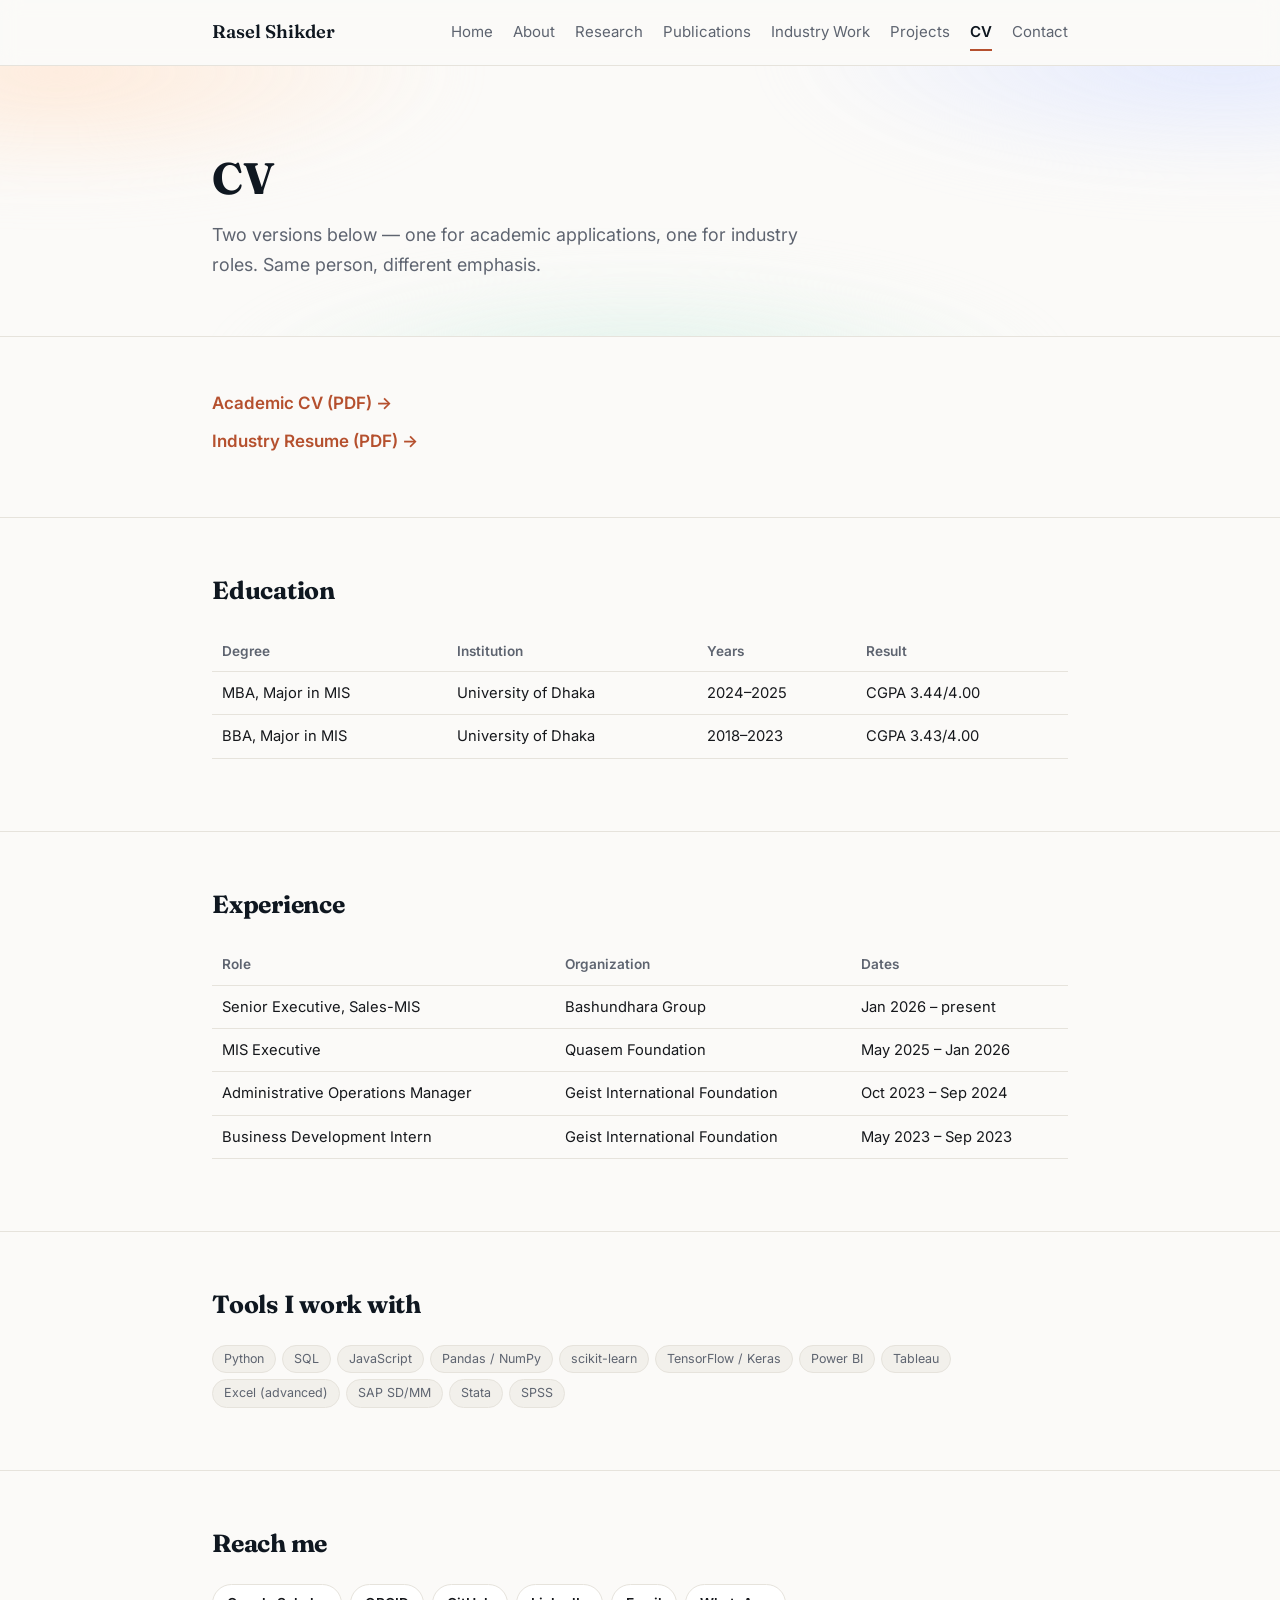
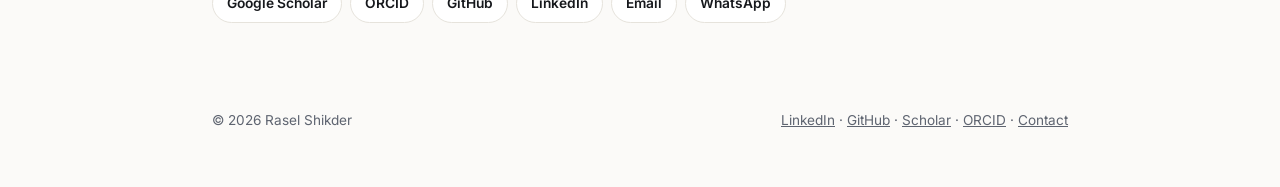
<file: cv.html>
<!DOCTYPE html>
<html lang="en">
<head>
<meta charset="UTF-8">
<meta name="viewport" content="width=device-width, initial-scale=1.0">
<title>CV — Rasel Shikder</title>
<meta name="description" content="Academic CV and industry resume downloads for Rasel Shikder, plus the short version of education, experience, and tools.">
<link rel="preconnect" href="https://fonts.googleapis.com">
<link rel="preconnect" href="https://fonts.gstatic.com" crossorigin>
<link href="https://fonts.googleapis.com/css2?family=Fraunces:opsz,wght@9..144,400;9..144,500;9..144,600;9..144,700&family=Inter:wght@400;500;600;700&display=swap" rel="stylesheet">
<link rel="stylesheet" href="assets/css/style.css">
</head>
<body>

<header class="site">
  <div class="wrap">
    <a class="brand" href="index.html">Rasel Shikder</a>
    <nav class="main">
      <a href="index.html">Home</a>
      <a href="about.html">About</a>
      <a href="research.html">Research</a>
      <a href="publications.html">Publications</a>
      <a href="work.html">Industry Work</a>
      <a href="projects.html">Projects</a>
      <a href="cv.html" aria-current="page">CV</a>
      <a href="contact.html">Contact</a>
    </nav>
  </div>
</header>

<section class="hero">
  <div class="wrap" data-reveal>
    <h1>CV</h1>
    <p class="role">Two versions below — one for academic applications, one for industry roles. Same person, different emphasis.</p>
  </div>
</section>

<section class="block">
  <div class="wrap" data-reveal>
    <ul class="link-list">
      <li><a href="assets/pdf/rasel-shikder-academic-cv.pdf">Academic CV (PDF) →</a></li>
      <li><a href="assets/pdf/rasel-shikder-industry-resume.pdf">Industry Resume (PDF) →</a></li>
    </ul>
  </div>
</section>

<section class="block">
  <div class="wrap" data-reveal>
    <h2>Education</h2>
    <table>
      <tr><th>Degree</th><th>Institution</th><th>Years</th><th>Result</th></tr>
      <tr><td>MBA, Major in MIS</td><td>University of Dhaka</td><td>2024–2025</td><td>CGPA 3.44/4.00</td></tr>
      <tr><td>BBA, Major in MIS</td><td>University of Dhaka</td><td>2018–2023</td><td>CGPA 3.43/4.00</td></tr>
    </table>
  </div>
</section>

<section class="block">
  <div class="wrap" data-reveal>
    <h2>Experience</h2>
    <table>
      <tr><th>Role</th><th>Organization</th><th>Dates</th></tr>
      <tr><td>Senior Executive, Sales-MIS</td><td>Bashundhara Group</td><td>Jan 2026 – present</td></tr>
      <tr><td>MIS Executive</td><td>Quasem Foundation</td><td>May 2025 – Jan 2026</td></tr>
      <tr><td>Administrative Operations Manager</td><td>Geist International Foundation</td><td>Oct 2023 – Sep 2024</td></tr>
      <tr><td>Business Development Intern</td><td>Geist International Foundation</td><td>May 2023 – Sep 2023</td></tr>
    </table>
  </div>
</section>

<section class="block">
  <div class="wrap" data-reveal>
    <h2>Tools I work with</h2>
    <div class="tag-row">
      <span class="tag">Python</span><span class="tag">SQL</span><span class="tag">JavaScript</span>
      <span class="tag">Pandas / NumPy</span><span class="tag">scikit-learn</span><span class="tag">TensorFlow / Keras</span>
      <span class="tag">Power BI</span><span class="tag">Tableau</span><span class="tag">Excel (advanced)</span>
      <span class="tag">SAP SD/MM</span><span class="tag">Stata</span><span class="tag">SPSS</span>
    </div>
  </div>
</section>

<section class="block">
  <div class="wrap" data-reveal>
    <h2>Reach me</h2>
    <div class="profile-links">
      <a href="https://scholar.google.com/citations?user=NVeGccAAAAAJ&hl=en" target="_blank" rel="noopener">Google Scholar</a>
      <a href="https://orcid.org/0009-0007-2475-4201" target="_blank" rel="noopener">ORCID</a>
      <a href="https://github.com/shikderrasel17" target="_blank" rel="noopener">GitHub</a>
      <a href="https://www.linkedin.com/in/rasel-shikder/" target="_blank" rel="noopener">LinkedIn</a>
      <a href="mailto:raselshikderrifat17@gmail.com">Email</a>
      <a href="https://wa.me/8801792095778" target="_blank" rel="noopener">WhatsApp</a>
    </div>
  </div>
</section>

<footer class="site">
  <div class="wrap">
    <span>© 2026 Rasel Shikder</span>
    <span>
      <a href="https://www.linkedin.com/in/rasel-shikder" target="_blank" rel="noopener">LinkedIn</a> ·
      <a href="https://github.com/shikderrasel17" target="_blank" rel="noopener">GitHub</a> ·
      <a href="https://scholar.google.com/citations?user=NVeGccAAAAAJ&hl=en" target="_blank" rel="noopener">Scholar</a> ·
      <a href="https://orcid.org/0009-0007-2475-4201" target="_blank" rel="noopener">ORCID</a> ·
      <a href="contact.html">Contact</a>
    </span>
  </div>
</footer>

<script src="assets/js/site.js"></script>
</body>
</html>
</file>
<file: assets/css/style.css>
/* Rasel Shikder, portfolio site v2
   Fraunces (display serif) + Inter (body). Mesh-gradient hero, glass cards,
   scroll-reveal motion. No frameworks, no build step. */

:root {
  --bg: #fbfaf8;
  --bg-alt: #f2f0eb;
  --surface: #ffffff;
  --text: #16181c;
  --text-muted: #5e6470;
  --border: #e6e3dc;
  --accent: #b5502e;
  --accent-soft: #f2e3da;
  --ink: #0f1720;
  --gradient-1: #ffe8d6;
  --gradient-2: #e0e7ff;
  --gradient-3: #d7f0e6;
  --radius: 14px;
  --radius-sm: 9px;
  --max-width: 900px;
  --shadow: 0 1px 2px rgba(15,23,32,0.04), 0 8px 24px rgba(15,23,32,0.06);
  --shadow-hover: 0 4px 8px rgba(15,23,32,0.06), 0 16px 36px rgba(15,23,32,0.10);
  color-scheme: light dark;
}

@media (prefers-color-scheme: dark) {
  :root:not([data-theme="light"]) {
    --bg: #0f1115;
    --bg-alt: #15171c;
    --surface: #1a1d23;
    --text: #edeef0;
    --text-muted: #9aa0ab;
    --border: #2a2d34;
    --accent: #e2a37e;
    --accent-soft: #2a2016;
    --ink: #f5f6f7;
    --gradient-1: #2b2118;
    --gradient-2: #1a2033;
    --gradient-3: #16261f;
    --shadow: 0 1px 2px rgba(0,0,0,0.3), 0 8px 24px rgba(0,0,0,0.4);
    --shadow-hover: 0 4px 12px rgba(0,0,0,0.35), 0 20px 40px rgba(0,0,0,0.5);
  }
}
:root[data-theme="dark"] {
  --bg: #0f1115; --bg-alt: #15171c; --surface: #1a1d23; --text: #edeef0;
  --text-muted: #9aa0ab; --border: #2a2d34; --accent: #e2a37e; --accent-soft: #2a2016;
  --ink: #f5f6f7; --gradient-1: #2b2118; --gradient-2: #1a2033; --gradient-3: #16261f;
  --shadow: 0 1px 2px rgba(0,0,0,0.3), 0 8px 24px rgba(0,0,0,0.4);
  --shadow-hover: 0 4px 12px rgba(0,0,0,0.35), 0 20px 40px rgba(0,0,0,0.5);
}

* { box-sizing: border-box; }
html { -webkit-text-size-adjust: 100%; scroll-behavior: smooth; }

@media (prefers-reduced-motion: reduce) {
  html { scroll-behavior: auto; }
  * { animation-duration: 0.01ms !important; animation-iteration-count: 1 !important; transition-duration: 0.01ms !important; }
}

body {
  margin: 0;
  background: var(--bg);
  color: var(--text);
  font-family: "Inter", -apple-system, BlinkMacSystemFont, "Segoe UI", Roboto, Helvetica, Arial, sans-serif;
  line-height: 1.65;
  font-size: 17px;
  -webkit-font-smoothing: antialiased;
}

h1, h2, h3, .display {
  font-family: "Fraunces", Georgia, "Times New Roman", serif;
  font-optical-sizing: auto;
  letter-spacing: -0.01em;
  color: var(--ink);
}

.wrap { max-width: var(--max-width); margin: 0 auto; padding: 0 22px; }

/* Header / nav */
header.site {
  position: sticky;
  top: 0;
  z-index: 50;
  background: color-mix(in srgb, var(--bg) 82%, transparent);
  backdrop-filter: blur(10px);
  -webkit-backdrop-filter: blur(10px);
  border-bottom: 1px solid var(--border);
  padding: 16px 0;
}
header.site .wrap { display: flex; align-items: center; justify-content: space-between; flex-wrap: wrap; gap: 10px; }
.brand { font-family: "Fraunces", serif; font-weight: 600; font-size: 1.15rem; color: var(--ink); text-decoration: none; }
nav.main { display: flex; flex-wrap: wrap; gap: 6px 20px; }
nav.main a { position: relative; color: var(--text-muted); text-decoration: none; font-size: 0.94rem; padding: 4px 0; transition: color .2s ease; }
nav.main a::after {
  content: ""; position: absolute; left: 0; right: 100%; bottom: -2px; height: 2px;
  background: var(--accent); transition: right .25s ease;
}
nav.main a:hover { color: var(--ink); }
nav.main a:hover::after, nav.main a[aria-current="page"]::after { right: 0; }
nav.main a[aria-current="page"] { color: var(--ink); font-weight: 600; }

/* Highlighted nav item (Research, open for collaboration).
   Fixed color on purpose, not tied to --accent, so it always contrasts
   cleanly with the white text, and it never changes even on the research
   page itself. */
nav.main a.nav-highlight,
nav.main a.nav-highlight[aria-current="page"] {
  background: #1d6fd6;
  color: #fff;
  padding: 5px 14px;
  border-radius: 999px;
  font-weight: 700;
  font-size: 0.86rem;
  box-shadow: var(--shadow);
}
nav.main a.nav-highlight::after { display: none; }
nav.main a.nav-highlight:hover,
nav.main a.nav-highlight[aria-current="page"]:hover { background: #1558ab; color: #fff; transform: translateY(-1px); }

/* Top-corner icon row: social links repeated as small icons on every page */
.header-icons { display: flex; align-items: center; gap: 12px; }
.header-icons a { display: inline-flex; line-height: 0; }
.header-icons img, .header-icons svg { width: 17px; height: 17px; opacity: 0.72; transition: opacity .18s ease, transform .18s ease; display: block; }
.header-icons .msym { font-size: 19px; color: #9aa0ab; opacity: 0.85; transition: opacity .18s ease, transform .18s ease; }
.header-icons a:hover img, .header-icons a:hover svg, .header-icons a:hover .msym { opacity: 1; transform: translateY(-1px); }

/* Hero */
.hero {
  position: relative;
  overflow: hidden;
  padding: 76px 0 56px;
  border-bottom: 1px solid var(--border);
  isolation: isolate;
}
.hero::before {
  content: "";
  position: absolute;
  inset: -20% -10%;
  z-index: -1;
  background:
    radial-gradient(38% 45% at 12% 15%, var(--gradient-1) 0%, transparent 70%),
    radial-gradient(42% 50% at 88% 10%, var(--gradient-2) 0%, transparent 70%),
    radial-gradient(40% 45% at 50% 100%, var(--gradient-3) 0%, transparent 70%);
  filter: blur(30px);
  opacity: 0.9;
  animation: drift 22s ease-in-out infinite alternate;
}
@keyframes drift {
  0%   { transform: translate3d(0,0,0) scale(1); }
  100% { transform: translate3d(-2%, 1.5%, 0) scale(1.05); }
}

.hero-top { display: flex; align-items: center; gap: 22px; flex-wrap: wrap; }

.avatar {
  width: 92px; height: 92px; border-radius: 50%;
  flex: none;
  background: linear-gradient(135deg, var(--accent), var(--ink));
  display: flex; align-items: center; justify-content: center;
  color: #fff; font-family: "Fraunces", serif; font-size: 1.7rem; font-weight: 600;
  box-shadow: var(--shadow);
  border: 3px solid var(--surface);
  overflow: hidden;
}
.avatar img { width: 100%; height: 100%; object-fit: cover; display: block; }

/* Big hero portrait (Home) */
.hero-split {
  display: flex;
  flex-direction: column-reverse;
  gap: 28px;
  align-items: center;
}
@media (min-width: 760px) {
  .hero-split { flex-direction: row; align-items: flex-start; gap: 44px; }
  .hero-split .hero-text { flex: 1; min-width: 0; padding-top: 6px; }
}
.hero-photo {
  flex: none;
  width: 220px;
  border-radius: var(--radius);
  overflow: hidden;
  box-shadow: var(--shadow-hover);
  border: 1px solid var(--border);
}
@media (min-width: 760px) { .hero-photo { width: 260px; } }
.hero-photo img { width: 100%; display: block; }

/* Profile / contact links row */
.profile-links {
  display: flex;
  flex-wrap: wrap;
  gap: 8px;
  margin-top: 18px;
}
.profile-links a {
  display: inline-flex; align-items: center; gap: 6px;
  padding: 7px 14px;
  border-radius: 999px;
  border: 1px solid var(--border);
  background: var(--surface);
  color: var(--text);
  text-decoration: none;
  font-size: 0.86rem;
  font-weight: 600;
  transition: transform .16s ease, border-color .16s ease, color .16s ease;
}
.profile-links a:hover { transform: translateY(-2px); border-color: var(--accent); color: var(--accent); }

.hero h1 { font-size: clamp(2.1rem, 4vw, 2.75rem); margin: 0 0 6px; }
.hero .role { color: var(--text-muted); font-size: 1.12rem; margin: 0; max-width: 56ch; }

.status-line {
  background: var(--surface);
  border: 1px solid var(--border);
  border-radius: var(--radius-sm);
  padding: 13px 18px;
  font-size: 0.95rem;
  color: var(--text);
  margin: 26px 0 0;
  box-shadow: var(--shadow);
}
.status-line strong { color: var(--accent); }

.hero p.lede { font-size: 1.05rem; margin: 22px 0 0; max-width: 62ch; }

.cta-row { display: flex; gap: 10px; flex-wrap: wrap; margin-top: 26px; }

.btn {
  display: inline-flex; align-items: center; gap: 6px;
  padding: 11px 20px; border-radius: 999px;
  text-decoration: none; font-size: 0.95rem; font-weight: 600;
  border: 1px solid var(--accent);
  transition: transform .18s ease, box-shadow .18s ease, background .18s ease;
}
.btn.primary { background: var(--accent); color: #fff; box-shadow: var(--shadow); }
.btn.primary:hover { transform: translateY(-2px); box-shadow: var(--shadow-hover); }
.btn.secondary { background: var(--surface); color: var(--ink); }
.btn.secondary:hover { transform: translateY(-2px); box-shadow: var(--shadow-hover); border-color: var(--ink); }

/* Sections */
section.block { padding: 52px 0; border-bottom: 1px solid var(--border); }
section.block:last-of-type { border-bottom: none; }
section.block h2 { font-size: 1.55rem; margin: 0 0 20px; }
section.block h3 { font-size: 1.12rem; margin: 0 0 6px; color: var(--ink); }
p { margin: 0 0 14px; }
.muted { color: var(--text-muted); }
.lead { font-size: 1.08rem; color: var(--text); }

/* Reveal-on-scroll */
[data-reveal] { opacity: 0; transform: translateY(16px); transition: opacity .6s ease, transform .6s ease; }
[data-reveal].is-visible { opacity: 1; transform: translateY(0); }
[data-reveal="stagger"] > * { opacity: 0; transform: translateY(14px); transition: opacity .5s ease, transform .5s ease; }
[data-reveal="stagger"].is-visible > * { opacity: 1; transform: translateY(0); }
[data-reveal="stagger"].is-visible > *:nth-child(1) { transition-delay: .02s; }
[data-reveal="stagger"].is-visible > *:nth-child(2) { transition-delay: .09s; }
[data-reveal="stagger"].is-visible > *:nth-child(3) { transition-delay: .16s; }
[data-reveal="stagger"].is-visible > *:nth-child(4) { transition-delay: .23s; }
[data-reveal="stagger"].is-visible > *:nth-child(5) { transition-delay: .30s; }
[data-reveal="stagger"].is-visible > *:nth-child(6) { transition-delay: .37s; }

/* Cards */
.card-grid { display: grid; grid-template-columns: 1fr; gap: 16px; }
@media (min-width: 640px) { .card-grid.two { grid-template-columns: 1fr 1fr; } }

.card {
  border: 1px solid var(--border); border-radius: var(--radius);
  padding: 20px; background: var(--surface);
  box-shadow: var(--shadow);
  transition: transform .2s ease, box-shadow .2s ease, border-color .2s ease;
}
.card:hover { transform: translateY(-3px); box-shadow: var(--shadow-hover); border-color: color-mix(in srgb, var(--accent) 40%, var(--border)); }
.card h3 { margin-bottom: 8px; }

.tag-row { display: flex; flex-wrap: wrap; gap: 6px; margin: 10px 0; }
.tag { font-size: 0.78rem; background: var(--bg-alt); border: 1px solid var(--border); border-radius: 999px; padding: 3px 11px; color: var(--text-muted); }

.status { display: inline-block; font-size: 0.72rem; font-weight: 700; text-transform: uppercase; letter-spacing: 0.04em; padding: 3px 10px; border-radius: 999px; margin-bottom: 8px; }
.status.submitted { background: #fff4d6; color: #7a5a00; }
.status.progress   { background: #e2ecff; color: #17408a; }
.status.published  { background: #d9f2e3; color: #106b3c; }
@media (prefers-color-scheme: dark) {
  :root:not([data-theme="light"]) .status.submitted { background: #4a3c10; color: #ffd873; }
  :root:not([data-theme="light"]) .status.progress   { background: #1c2c4d; color: #a9c4ff; }
  :root:not([data-theme="light"]) .status.published  { background: #123a25; color: #8fe0b3; }
}
:root[data-theme="dark"] .status.submitted { background: #4a3c10; color: #ffd873; }
:root[data-theme="dark"] .status.progress   { background: #1c2c4d; color: #a9c4ff; }
:root[data-theme="dark"] .status.published  { background: #123a25; color: #8fe0b3; }

/* Tables */
table { width: 100%; border-collapse: collapse; font-size: 0.92rem; margin: 10px 0 20px; }
th, td { text-align: left; padding: 9px 10px; border-bottom: 1px solid var(--border); vertical-align: top; }
th { color: var(--text-muted); font-weight: 600; font-size: 0.85rem; }

/* Links list */
.link-list { list-style: none; padding: 0; margin: 0; }
.link-list li { margin-bottom: 10px; }
.link-list a { color: var(--accent); text-decoration: none; font-weight: 600; }
.link-list a:hover { text-decoration: underline; }
a { color: var(--accent); }

/* Pull quote (About page) */
.pull {
  font-family: "Fraunces", serif;
  font-size: 1.35rem;
  line-height: 1.5;
  color: var(--ink);
  border-left: 3px solid var(--accent);
  padding-left: 20px;
  margin: 28px 0;
}

/* Footer */
footer.site { padding: 34px 0 56px; }
footer.site .wrap { color: var(--text-muted); font-size: 0.85rem; display: flex; justify-content: space-between; flex-wrap: wrap; gap: 10px; }
footer.site a { color: var(--text-muted); }

/* Contact form */
form.contact { display: grid; gap: 12px; max-width: 480px; }
form.contact label { font-size: 0.85rem; color: var(--text-muted); display: block; margin-bottom: 4px; }
form.contact input, form.contact textarea {
  width: 100%; padding: 11px 13px; border: 1px solid var(--border); border-radius: var(--radius-sm);
  background: var(--surface); color: var(--text); font-family: inherit; font-size: 0.95rem;
  transition: border-color .18s ease, box-shadow .18s ease;
}
form.contact input:focus, form.contact textarea:focus {
  outline: none; border-color: var(--accent); box-shadow: 0 0 0 3px color-mix(in srgb, var(--accent) 18%, transparent);
}
form.contact textarea { min-height: 120px; resize: vertical; }
form.contact button { justify-self: start; cursor: pointer; font-family: inherit; }

hr.rule { border: none; border-top: 1px solid var(--border); margin: 34px 0; }

/* Portrait (About page secondary image) */
.portrait {
  width: 100%;
  max-width: 420px;
  border-radius: var(--radius);
  box-shadow: var(--shadow);
  display: block;
  margin: 0 0 26px;
}
@media (min-width: 640px) {
  .about-flex { display: flex; gap: 32px; align-items: flex-start; }
  .about-flex .portrait { margin: 0; flex: none; width: 300px; }
  .about-flex .about-text { flex: 1; min-width: 0; }
}

/* Moments gallery */
.gallery-grid {
  columns: 2 220px;
  column-gap: 12px;
}
@media (min-width: 640px) { .gallery-grid { columns: 3 220px; } }
.gallery-grid figure {
  margin: 0 0 12px;
  break-inside: avoid;
  border-radius: var(--radius-sm);
  overflow: hidden;
  position: relative;
  box-shadow: var(--shadow);
  background: var(--bg-alt);
}
.gallery-grid img {
  width: 100%;
  display: block;
  transition: transform .4s ease;
}
.gallery-grid figure:hover img { transform: scale(1.05); }
.gallery-grid figcaption {
  position: absolute;
  left: 0; right: 0; bottom: 0;
  padding: 10px 12px 8px;
  font-size: 0.78rem;
  color: #fff;
  background: linear-gradient(to top, rgba(0,0,0,0.72), transparent);
}

/* Credentials / logo strip */
.logo-strip {
  display: flex;
  flex-wrap: wrap;
  align-items: center;
  gap: 34px;
}
.logo-strip img {
  height: 34px;
  width: auto;
  opacity: 0.75;
  filter: grayscale(1);
  transition: opacity .2s ease, filter .2s ease;
}
.logo-strip img:hover { opacity: 1; filter: grayscale(0); }
@media (prefers-color-scheme: dark) {
  :root:not([data-theme="light"]) .logo-strip img { filter: grayscale(1) invert(0.85); }
}
:root[data-theme="dark"] .logo-strip img { filter: grayscale(1) invert(0.85); }

/* Contact page */
.contact-grid { display: grid; grid-template-columns: 1fr; gap: 14px; margin: 4px 0 8px; }
@media (min-width: 640px) { .contact-grid { grid-template-columns: 1fr 1fr; } }
.contact-card {
  border: 1px solid var(--border); border-radius: var(--radius);
  padding: 16px 18px; background: var(--surface);
}
.contact-card .label { font-size: 0.78rem; text-transform: uppercase; letter-spacing: .04em; color: var(--text-muted); margin-bottom: 4px; }
.contact-card a, .contact-card span.value { font-weight: 600; color: var(--text); word-break: break-word; }
.contact-card a:hover { color: var(--accent); }

.empty-state {
  border: 1px dashed var(--border);
  border-radius: var(--radius);
  padding: 24px 20px;
  color: var(--text-muted);
  font-size: 0.95rem;
}

/* Material Symbols (icon font, loaded from Google Fonts) */
.msym {
  font-family: "Material Symbols Outlined";
  font-weight: normal;
  font-style: normal;
  font-size: 20px;
  line-height: 1;
  vertical-align: -4px;
  display: inline-block;
  color: var(--accent);
}

/* Hero with a photo backdrop (Research, Publications, Leadership, Projects, Contact) */
.hero.photo {
  padding: 96px 0 64px;
}
.hero.photo::before { opacity: 0; }
.hero.photo::after {
  content: "";
  position: absolute;
  inset: 0;
  z-index: -1;
  background-image:
    linear-gradient(180deg, color-mix(in srgb, var(--bg) 55%, transparent) 0%, var(--bg) 92%),
    var(--hero-img);
  background-size: cover;
  background-position: center 28%;
}
.hero.photo h1, .hero.photo .role { color: var(--ink); }

/* Small teaser strip of photos on Home, linking out to the Leadership page */
.teaser-strip { display: flex; gap: 10px; margin: 18px 0 6px; flex-wrap: wrap; }
.teaser-strip figure {
  margin: 0; width: 108px; height: 108px; border-radius: var(--radius-sm);
  overflow: hidden; box-shadow: var(--shadow); flex: none;
}
.teaser-strip img { width: 100%; height: 100%; object-fit: cover; display: block; transition: transform .35s ease; }
.teaser-strip figure:hover img { transform: scale(1.08); }

/* Organization initials badge (Experience page) */
.org-badge {
  display: inline-flex; align-items: center; justify-content: center;
  width: 46px; height: 46px; border-radius: 50%; flex: none;
  background: linear-gradient(135deg, var(--accent), var(--ink));
  color: #fff; font-family: "Fraunces", serif; font-weight: 600; font-size: 1rem;
  box-shadow: var(--shadow); margin-right: 12px; vertical-align: middle;
}
.job-head { display: flex; align-items: center; gap: 2px; margin-bottom: 4px; }
.job-head h2 { margin: 0; }

/* Timeline (Academic History) */
.timeline { position: relative; margin: 0; padding-left: 30px; border-left: 2px solid var(--border); }
.timeline-item { position: relative; padding-bottom: 34px; }
.timeline-item:last-child { padding-bottom: 0; }
.timeline-item::before {
  content: ""; position: absolute; left: -37px; top: 4px;
  width: 12px; height: 12px; border-radius: 50%;
  background: var(--accent); border: 3px solid var(--bg); box-shadow: 0 0 0 2px var(--accent);
}
.timeline-item .years { font-size: 0.8rem; text-transform: uppercase; letter-spacing: .04em; color: var(--text-muted); font-weight: 600; }
.timeline-item h3 { margin: 4px 0 2px; }
.timeline-item .org-row { display: flex; align-items: center; gap: 10px; margin-bottom: 8px; }
.timeline-item .org-row img { height: 26px; width: auto; opacity: 0.85; }

/* Skill category cards (Technical Skills page) */
.skill-card h3 { display: flex; align-items: center; gap: 10px; }
</file>
